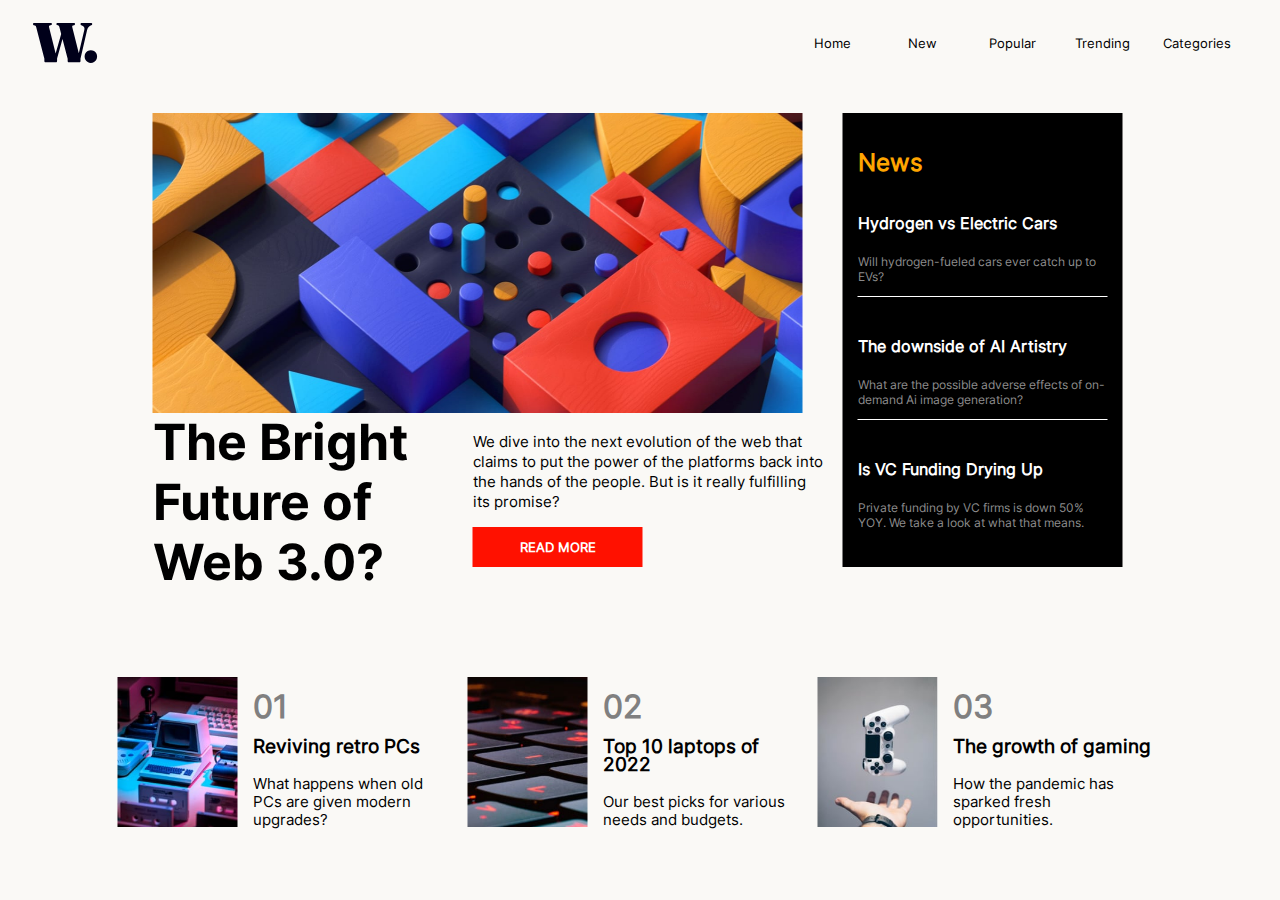
<file: index.html>
<!DOCTYPE html>
<html lang="en">
<head>
    <meta charset="UTF-8">
    <meta http-equiv="X-UA-Compatible" content="IE=edge">
    <meta name="viewport" content="width=device-width, initial-scale=1.0">
    <title>Document</title>
    <link rel="stylesheet" href="styles/style.css">
</head>
<body>
    <div class="header">
        <div class="content">
            <img src="assets/images/logo.svg" />
            <div class="button-row">
                <button>Home</button>
                <button>New</button>
                <button>Popular</button>
                <button>Trending</button>
                <button>Categories</button>
            </div>
        </div>
    </div>
    <div class="container">
        <div class="row" style="padding:35px;">
        <div class="column">
            <img src="assets/images/image-web-3-desktop.jpg" height="300" width="650" />
            <br/>
            <div style="display: inline-flex;">
            <p class="title">The Bright<br/>Future of<br/>Web 3.0?
            <div class="box"><p class="text">We dive into the next evolution of the web that
            claims to put the power of the platforms back
            into the hands of the people. But is it really
            fulfilling its promise?</p>
            <button class="readmore-button">READ MORE</button>
        </div>
            </div>

        </div>
        <div class="column news-page">
            <h2>News</h2>
            <div class="news-letter">
                <a href=""><h4>Hydrogen vs Electric Cars</h4></a>
                <p>Will hydrogen-fueled cars ever catch up to EVs?</p>
                <hr/>
            </div>
            <div class="news-letter">
                <a href=""><h4>The downside of AI Artistry</h4></a>
                <p>What are the possible adverse effects of on-demand Ai image generation?</p>
                <hr/>
            </div>
            <div class="news-letter">
                <a href=""><h4>Is VC Funding Drying Up</h4></a>
                <p>Private funding by VC firms is down 50% YOY. We take a look at what that means.</p>
            </div>
        </div>
        </div>
        <div class="row">
            <div class="adbox">
                <img src="assets/images/image-retro-pcs.jpg" height="150" width="120"/>
                <div class="adbox-child"><h1 style="color: grey">01</h1>
                <h3>Reviving retro PCs</h3>
                <p>What happens when old PCs are given modern upgrades?</p></div>
            </div>
            <div class="adbox">
                <img src="assets/images/image-top-laptops.jpg" height="150" width="120"/>
                <div class="adbox-child"><h1 style="color: grey">02</h1>
                <h3>Top 10 laptops of 2022</h3>
                <p>Our best picks for various needs and budgets.</p></div>
            </div>
            <div class="adbox">
                <img src="assets/images/image-gaming-growth.jpg" height="150" width="120"/>
                <div class="adbox-child"><h1 style="color: grey">03</h1>
                <h3>The growth of gaming</h3>
                <p>How the pandemic has sparked fresh opportunities.</p></div>
            </div>
        </div>
    </div>
</body>
</html>
</file>
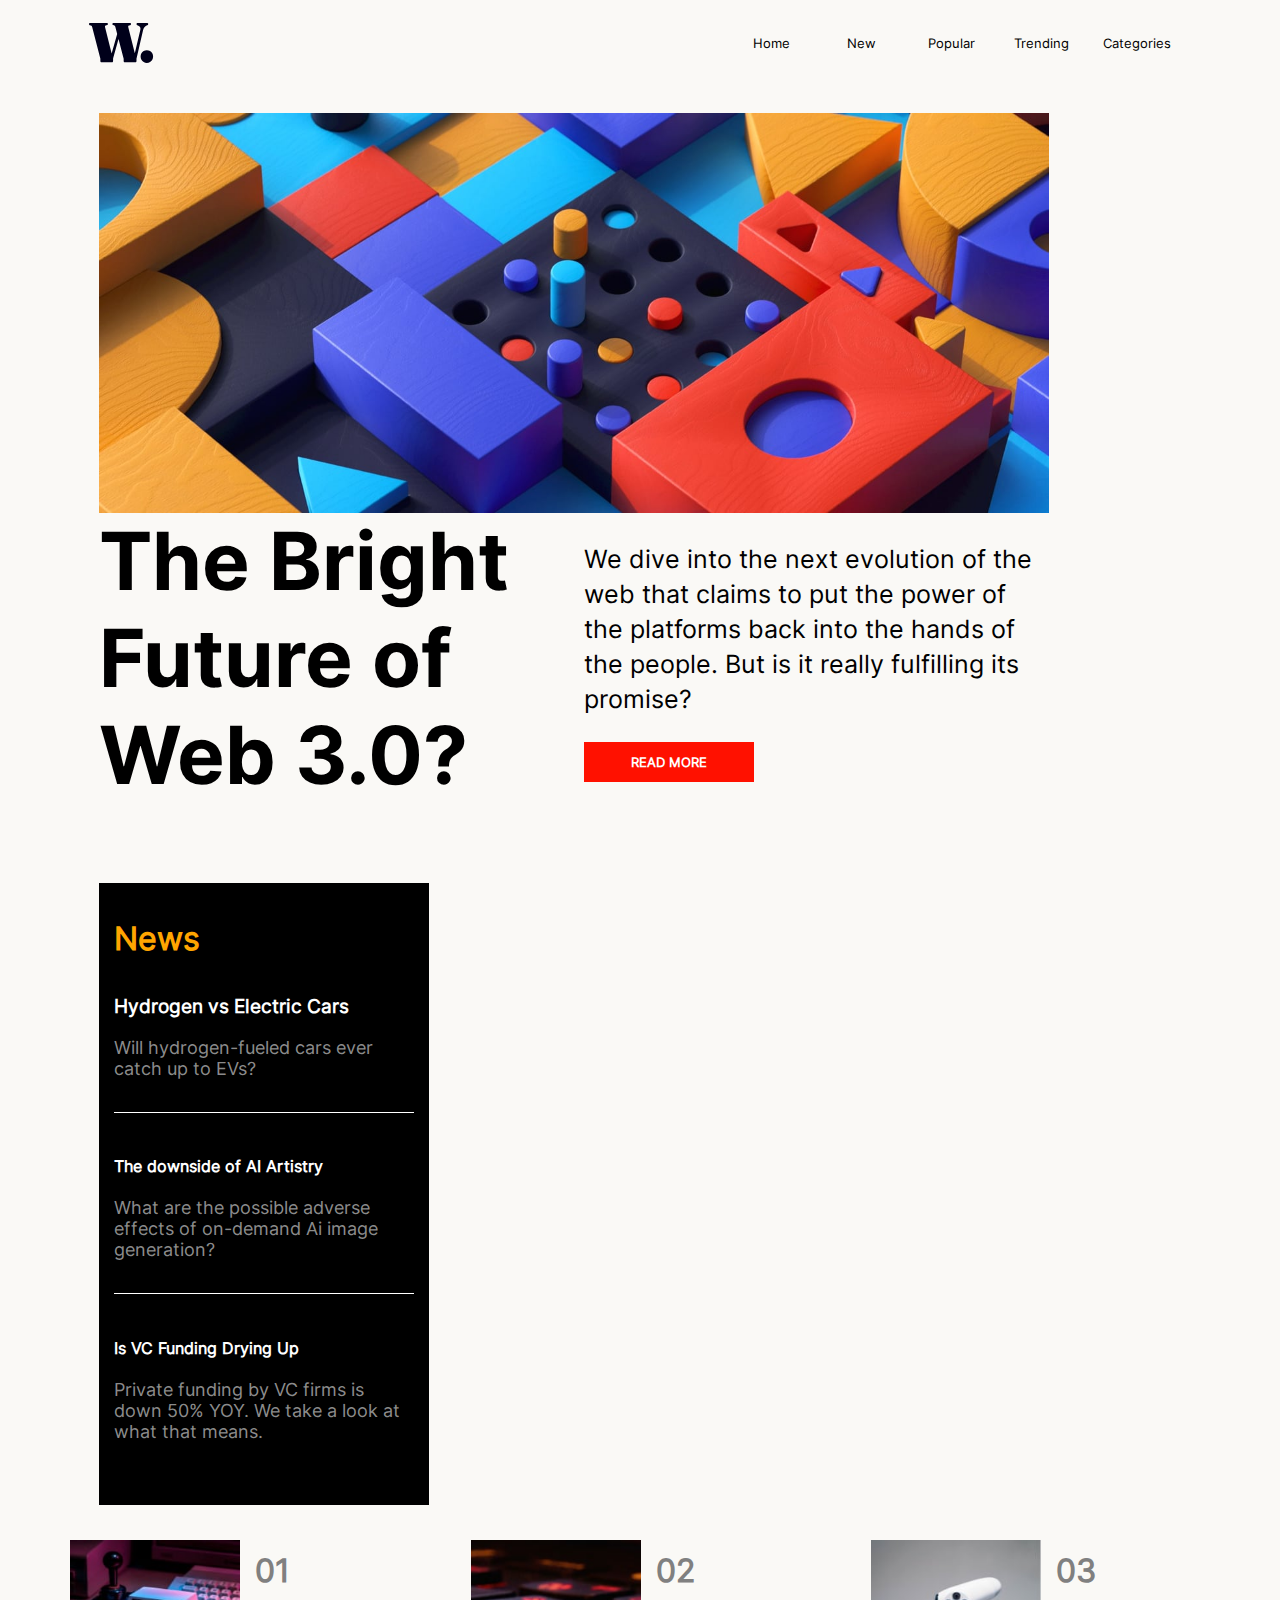
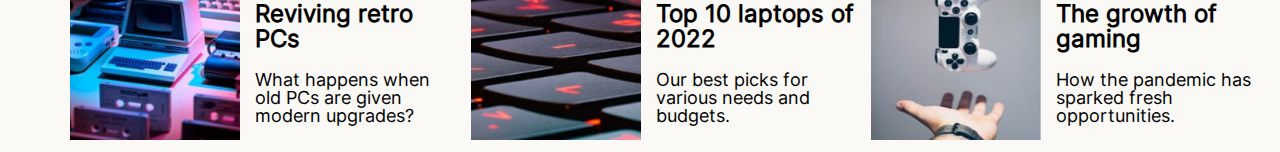
<file: Way-1/index.html>
<!DOCTYPE html>
<html lang="en">
<head>
    <meta charset="UTF-8">
    <meta http-equiv="X-UA-Compatible" content="IE=edge">
    <meta name="viewport" content="width=device-width, initial-scale=1.0">
    <title>Document</title>
    <link rel="stylesheet" href="styles/style.css">
</head>
<body>
    <div class="header">
        <div class="content">
            <img src="assets/images/logo.svg" />
            <div class="button-row">
                <button>Home</button>
                <button>New</button>
                <button>Popular</button>
                <button>Trending</button>
                <button>Categories</button>
            </div>
        </div>
    </div>
    <div class="container">
        <div class="row" style="padding:35px;">
        <div class="column">
            <img src="assets/images/image-web-3-desktop.jpg" height="400" width="950" />
            <br/>
            <div style="display: inline-flex;">
            <p class="title">The Bright<br/>Future of<br/>Web 3.0?
            <div class="box"><p class="text">We dive into the next evolution of the web that
            claims to put the power of the platforms back
            into the hands of the people. But is it really
            fulfilling its promise?</p>
            <button class="readmore-button">READ MORE</button>
        </div>
            </div>

        </div>
        <div class="column news-page">
            <h1>News</h1>
            <div class="news-letter">
                <a href=""><h3>Hydrogen vs Electric Cars</h3></a>
                <p>Will hydrogen-fueled cars ever catch up to EVs?</p>
                <hr/>
            </div>
            <div class="news-letter">
                <a href=""><h4>The downside of AI Artistry</h4></a>
                <p>What are the possible adverse effects of on-demand Ai image generation?</p>
                <hr/>
            </div>
            <div class="news-letter">
                <a href=""><h4>Is VC Funding Drying Up</h4></a>
                <p>Private funding by VC firms is down 50% YOY. We take a look at what that means.</p>
            </div>
        </div>
        </div>
        <div class="row main">
            <div class="adbox">
                <img src="assets/images/image-retro-pcs.jpg" height="200" width="170"/>
                <div class="adbox-child"><h1 style="color: grey">01</h1>
                <h2>Reviving retro PCs</h2>
                <p>What happens when old PCs are given modern upgrades?</p></div>
            </div>
            <div class="adbox">
                <img src="assets/images/image-top-laptops.jpg" height="200" width="170"/>
                <div class="adbox-child"><h1 style="color: grey">02</h1>
                <h2>Top 10 laptops of 2022</h2>
                <p>Our best picks for various needs and budgets.</p></div>
            </div>
            <div class="adbox">
                <img src="assets/images/image-gaming-growth.jpg" height="200" width="170"/>
                <div class="adbox-child"><h1 style="color: grey">03</h1>
                <h2>The growth of gaming</h2>
                <p>How the pandemic has sparked fresh opportunities.</p></div>
            </div>
        </div>
    </div>
</body>
</html>
</file>
<file: styles/style.css>
@font-face {
    font-family: inter;
    src: url(../assets/fonts/static/Inter-Regular.ttf);
}
@font-face {
    font-family: inter2;
    src: url(../assets/fonts/Inter-VariableFont_slnt\,wght.ttf);
}

* {
    font-family: inter;
}
body {
    background-color: #FAF9F6;
    font-family: inter;

}
.header {
    box-sizing: border-box;
    height: 70px;
    width: 100%;
    display: flex;
}
.content {
    padding-left: 25px;
    padding-right: 25px;
    height: 100%;
    width: 100%;
    display: flex;
    align-items: center;
}
.button-row {
    float: right;
    height: 100%;
    width: 100%;
    display: flex;
    align-items: center;
    justify-content: end;
}
.button-row button {
    margin-right: 20px;
    background-color: transparent;
    outline: none;
    border: none;
    height: 70%;
    text-align: center;
    width: 70px;
    color: black;
}
.button-row button:hover {
    background-color: #ff1100;
    transition: background-color 300ms linear;
}
.container {
    display: inline-block;
    position: relative;
    left:50%;   
    transform: translateX(-50%);
}
.row {
    display:block;
}
.column {
    display: inline-block;
    vertical-align: top;
    padding-right: 15px;
}
.news-page {
    padding: 15px;
    width: 250px;
    background-color: black;
}
.news-page h2 {
    color: Orange;
    padding-bottom: 15px;
    
}
.news-letter {
    color:white;
    padding-bottom: 10px;
}
.news-letter p {
    font-size: 12px;
    color:rgba(211, 211, 211, 0.677);
}
.news-letter hr {
    height: 0.3px;
    border: 0 none;
    background-color: white;
}
.title {
    font-size: 50px;
    font-weight: bold;
    font-family: inter2;
    margin-top:-5px;
}
.box {
    margin-left:65px;
}
.readmore-button {
    background-color: #ff1100;
    outline: none;
    border: none;
    color:white;
    height: 40px;
    width: 170px;
    font-weight: bold;
}
.text {
    width:350px;
    line-height: 20px;
    font-size: 15px;
    font-family: inter;
}
a {
    color:white;
    text-decoration: none;
}
.adbox {
    display: inline-flex;
    margin-right: 10px;
    font-family: inter;

}
.adbox-child {
    margin-left: 15px;
    line-height: 18px;
    width: 200px;
}
.adbox p {
    font-size: 15px;
}

.readmore-button:hover {
    background-color: #ff110074;
}
</file>
<file: Way-1/styles/style.css>
@font-face {
    font-family: inter;
    src: url(../assets/fonts/static/Inter-Regular.ttf);
}
@font-face {
    font-family: inter2;
    src: url(../assets/fonts/Inter-VariableFont_slnt\,wght.ttf);
}

* {
    font-family: inter;
}
body {
    background-color: #FAF9F6;
    font-family: inter;
    margin-left:5%;

}
.header {
    box-sizing: border-box;
    height: 70px;
    width: 100%;
    display: flex;
    padding-right:5%;
}
.content {
    padding-left: 25px;
    padding-right: 25px;
    height: 100%;
    width: 100%;
    display: flex;
    align-items: center;
}
.button-row {
    float: right;
    height: 100%;
    width: 100%;
    display: flex;
    align-items: center;
    justify-content: end;
}
.button-row button {
    margin-right: 20px;
    background-color: transparent;
    outline: none;
    border: none;
    height: 70%;
    text-align: center;
    width: 70px;
    color: black;
}
.button-row button:hover {
    background-color: #ff1100;
    transition: background-color 300ms linear;
}
.container {
    display: inline-block;
    position: relative;
}
.row {
    display:block;
}
.column {
    display: inline-block;
    vertical-align: top;
    padding-right: 15px;
}
.news-page {
    padding: 15px;
    width: 300px;
    background-color: black;
}
.news-page h1 {
    color: Orange;
    padding-bottom: 15px;
    
}
.news-letter {
    color:white;
    padding-bottom: 15px;
}
.news-letter p {
    font-size: 18px;
    color:rgba(211, 211, 211, 0.677);
    padding-bottom: 15px;
}
.news-letter hr {
    height: 0.3px;
    border: 0 none;
    background-color: white;
}
.title {
    font-size: 80px;
    font-weight: bold;
    font-family: inter2;
    margin-top:-5px;
}
.box {
    margin-left:75px;
}
.readmore-button {
    background-color: #ff1100;
    outline: none;
    border: none;
    color:white;
    height: 40px;
    width: 170px;
    font-weight: bold;
}
.text {
    width:450px;
    line-height: 35px;
    font-size: 25px;
    font-family: inter;
}
a {
    color:white;
    text-decoration: none;
}
.adbox {
    display: inline-flex;
    margin-right: 10px;
    font-family: inter;

}
.adbox-child {
    margin-left: 15px;
    line-height: 18px;
    width: 200px;
}
.adbox p {
    font-size: 18px;
}

.adbox h2 {
    line-height: 25px;
}

.readmore-button:hover {
    background-color: #ff110074;
}
.main {
    display:flex;
    justify-content: space-evenly;
}
</file>
